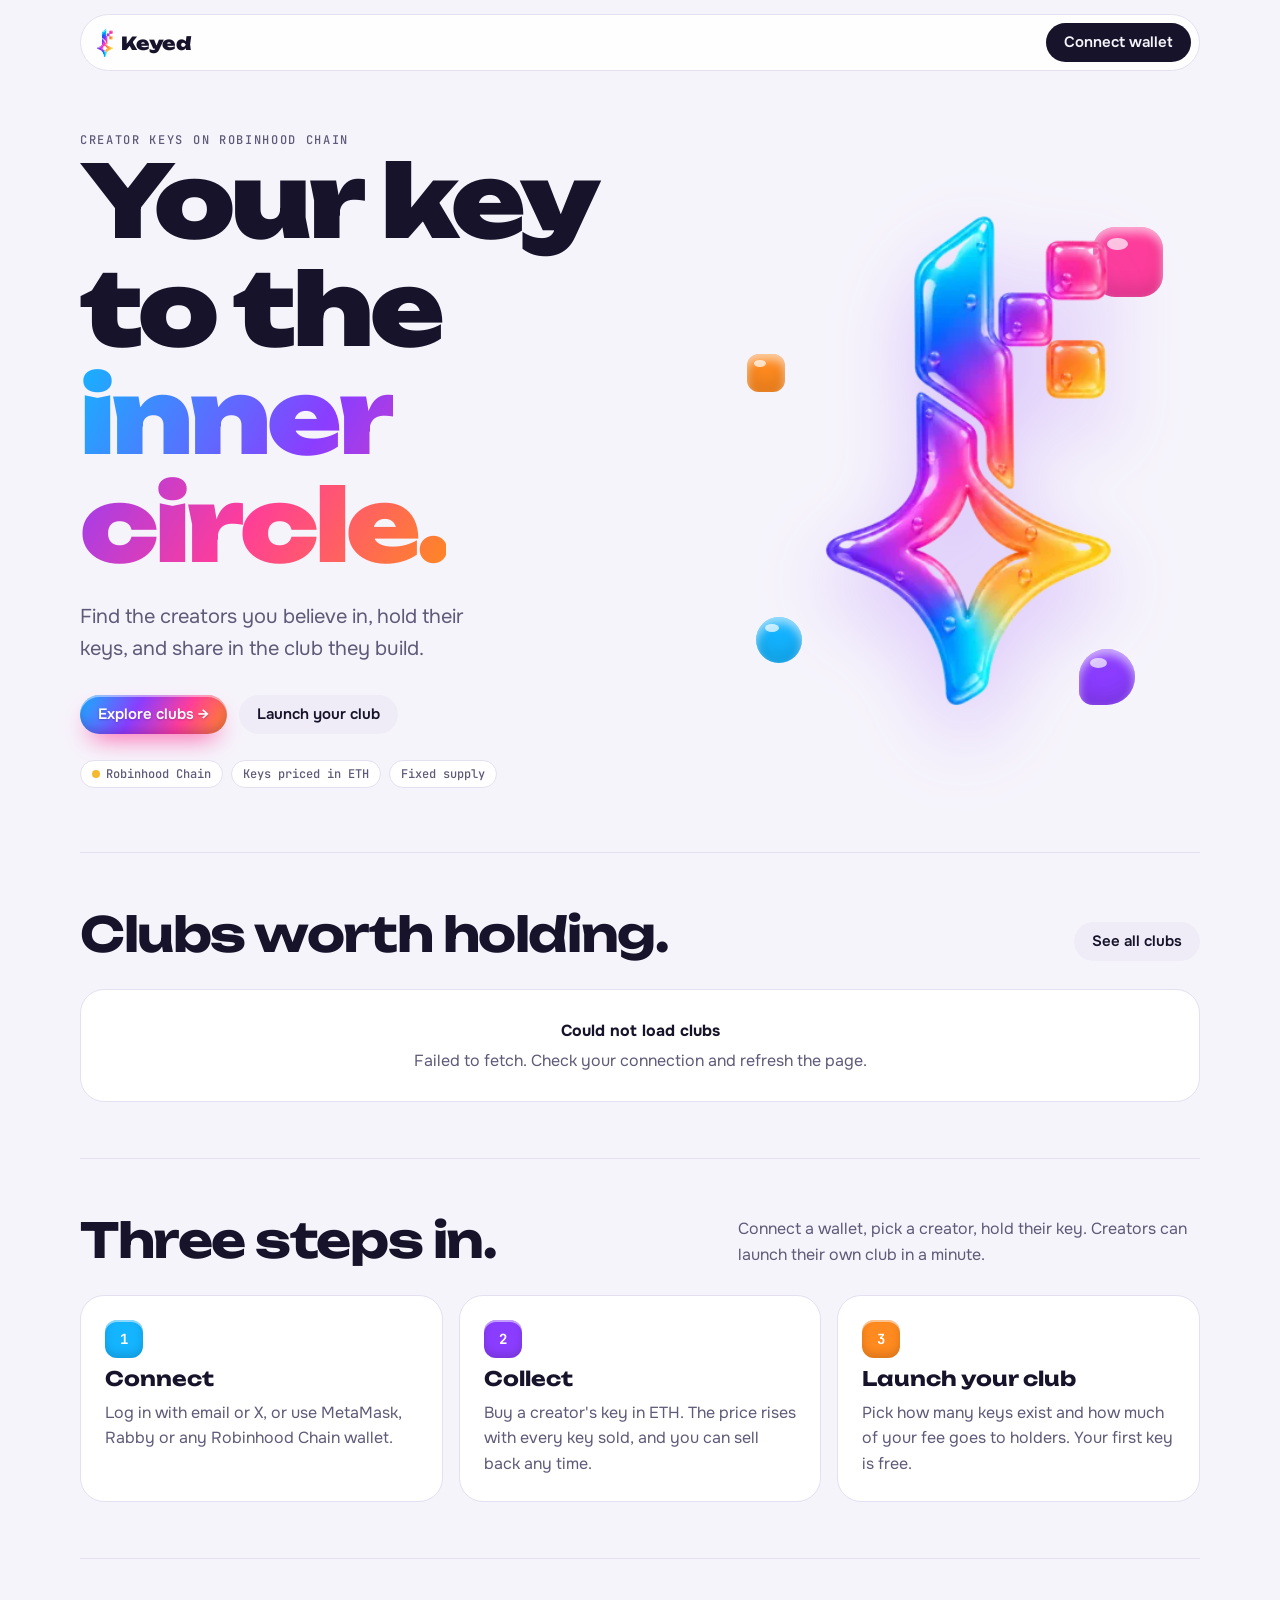
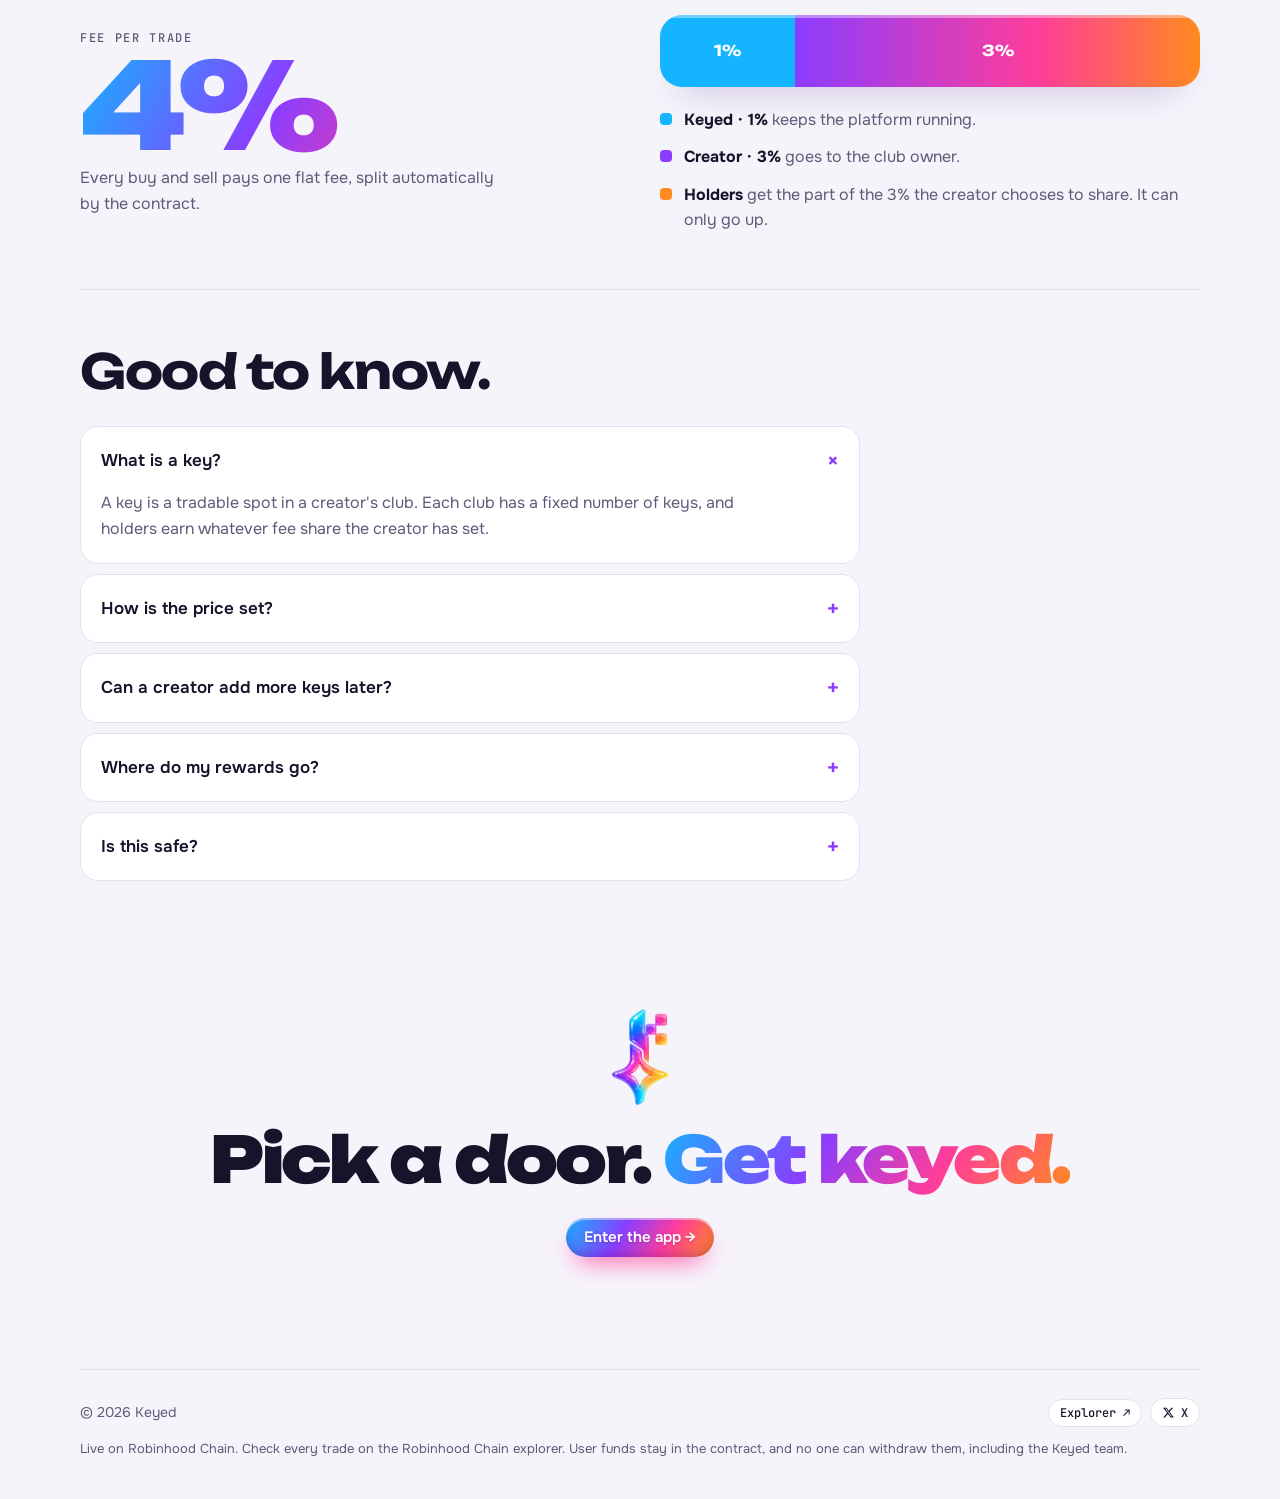
<file: website/index.html>
<!doctype html>
<html lang="en">
<head>
<meta charset="utf-8">
<meta name="viewport" content="width=device-width, initial-scale=1, viewport-fit=cover">
<title>Keyed</title>
<meta name="description" content="Your key to the inner circle. Collect creator keys on Robinhood Chain.">
<meta name="theme-color" content="#f6f4fb">
<link rel="icon" type="image/webp" href="logo.webp">
<link rel="preconnect" href="https://fonts.googleapis.com">
<link rel="preconnect" href="https://fonts.gstatic.com" crossorigin>
<link rel="stylesheet" href="https://fonts.googleapis.com/css2?family=Unbounded:wght@500;700;900&family=Onest:wght@400;500;600;700&family=JetBrains+Mono:wght@500&display=swap">
<link rel="stylesheet" href="styles.css">
</head>
<body>
<div class="wrap">
  <nav class="nav">
    <div class="bar">
      <a class="brand" href="#/" aria-label="Keyed home"><img src="logo.webp" alt="">Keyed</a>
      <button class="btn btn-dark" id="wallet" type="button">Connect wallet</button>
    </div>
    <div class="banner" id="banner" hidden></div>
  </nav>
  <nav class="tabbar" id="tabbar" aria-label="App sections">
    <a href="#/explore" data-nav="explore"><svg viewBox="0 0 24 24" aria-hidden="true"><circle cx="12" cy="12" r="9"/><path d="m15.5 8.5-2.2 4.8-4.8 2.2 2.2-4.8z"/></svg>Discover</a>
    <a href="#/me" data-nav="me"><svg viewBox="0 0 24 24" aria-hidden="true"><circle cx="8.5" cy="15.5" r="4.5"/><path d="m11.7 12.3 8.3-8.3m-3 3 2.5 2.5m-5-0 2 2"/></svg>My keys</a>
    <a href="#/launch" data-nav="launch"><svg viewBox="0 0 24 24" aria-hidden="true"><path d="M10 3.5l1.9 5 5 1.9-5 1.9-1.9 5-1.9-5-5-1.9 5-1.9z"/><path d="M18 3v4m-2-2h4M18 15v4m-2-2h4"/></svg>Creator studio</a>
    <a href="#/messages" data-nav="messages"><svg viewBox="0 0 24 24" aria-hidden="true"><path d="M20 11.5a8 8 0 0 1-11.6 7.1L4 20l1.4-4.2A8 8 0 1 1 20 11.5z"/></svg>Messages</a>
  </nav>
  <main id="view" tabindex="-1"></main>
  <footer class="foot">
    <span>© 2026 Keyed</span>
    <span class="foot-links">
      <button class="chip" type="button" id="tokenCa" hidden title="Copy token contract address">CA <span class="mono" id="tokenCaShort"></span> ⧉</button>
      <a class="chip" id="caLink" hidden target="_blank" rel="noopener" title="View contract on Blockscout">Explorer ↗</a>
      <a class="chip" id="xlink" href="https://x.com/" target="_blank" rel="noopener"><svg viewBox="0 0 24 24" width="13" height="13" aria-hidden="true"><path fill="currentColor" d="M17.8 3h3.1l-6.8 7.7L22 21h-6.2l-4.9-6.3L5.3 21H2.2l7.2-8.2L2 3h6.4l4.4 5.8zm-1.1 16.2h1.7L7.4 4.7H5.6z"/></svg> X</a>
    </span>
    <p class="foot-note" id="footNote" hidden>Live on Robinhood Chain. Check every trade on the Robinhood Chain explorer. User funds stay in the contract, and no one can withdraw them, including the Keyed team.</p>
  </footer>
</div>
<nav class="dock" aria-label="Shortcuts">
  <a class="tile t-home" href="#/" data-dock="home" aria-label="Keyed home"><img src="logo.webp" alt=""></a>
  <a class="tile t-key" href="#/explore" data-dock="app" aria-label="Open the app"><svg viewBox="0 0 24 24" aria-hidden="true"><circle cx="15" cy="9" r="5"/><path d="M11.4 12.6 4 20m3-3 2 2m-4-0.5 1.5 1.5"/></svg></a>
  <button class="tile t-wallet" id="dockWallet" type="button" data-dock="wallet" aria-label="Wallet"><svg viewBox="0 0 24 24" aria-hidden="true"><rect x="3" y="6" width="18" height="13" rx="3"/><path d="M3 10h18" stroke="#ffd36a"/><path d="M3 13h18" stroke="#7fe0b0"/><circle cx="16.5" cy="15.8" r="1"/></svg></button>
  <a class="tile t-info" href="#/info" data-dock="info" aria-label="How Keyed works"><svg viewBox="0 0 24 24" aria-hidden="true"><circle cx="12" cy="12" r="9"/><path d="M12 11v6M12 7.5v.01"/></svg></a>
</nav>
<div class="toast" id="toast" role="status" hidden></div>
<div class="modal" id="walletModal" hidden>
  <div class="modal-card" role="dialog" aria-modal="true" aria-labelledby="wmTitle">
    <h3 id="wmTitle">Connect a wallet</h3>
    <div id="walletList" class="wallet-list"></div>
    <button class="btn btn-ghost" id="wmClose" type="button">Cancel</button>
  </div>
</div>
<script src="config.js"></script>
<script src="vendor/ethers.umd.min.js"></script>
<script src="app.js"></script>
<script type="module" src="privy.js"></script>
</body>
</html>
</file>
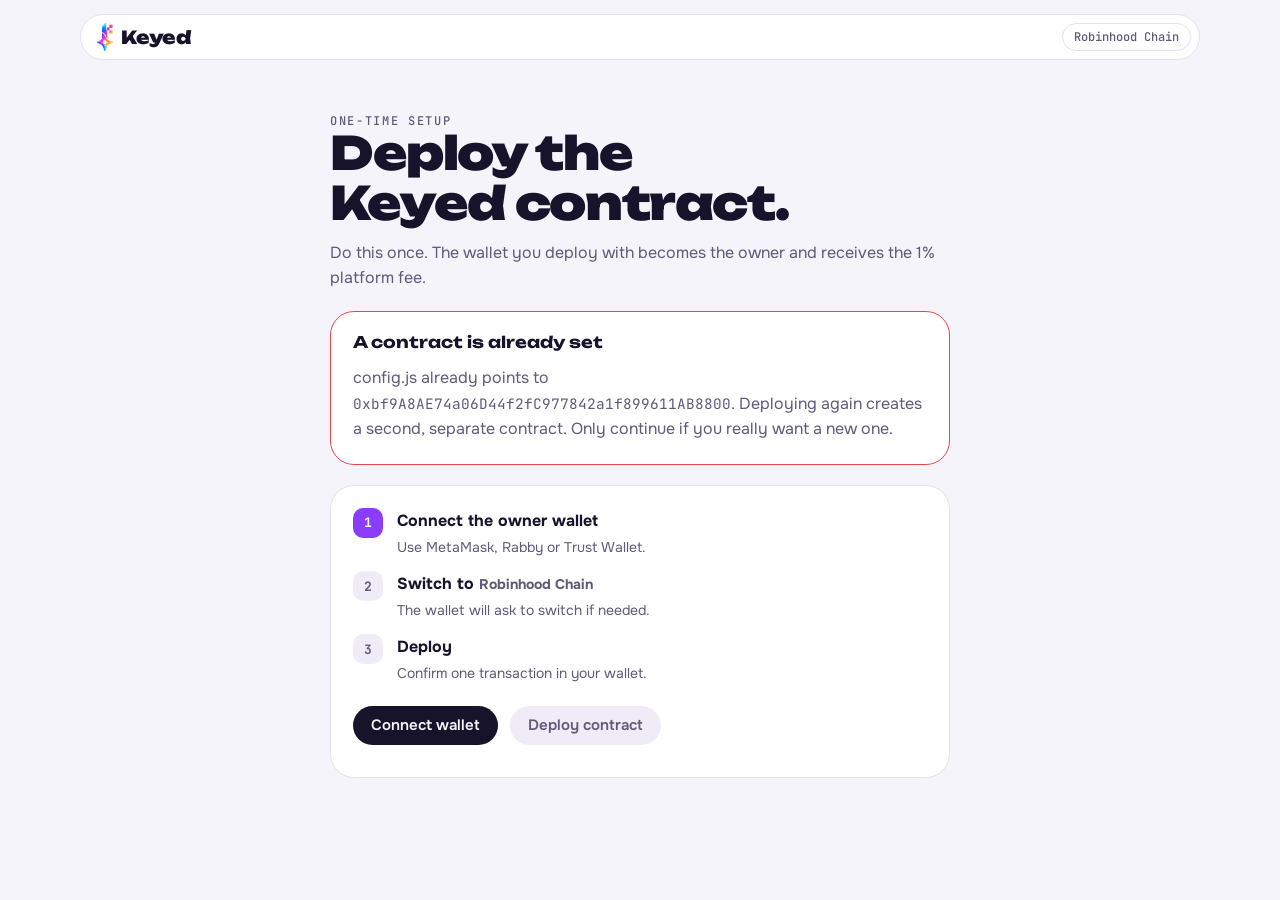
<file: website/deploy (2).html>
<!doctype html>
<html lang="en">
<head>
<meta charset="utf-8">
<meta name="viewport" content="width=device-width, initial-scale=1, viewport-fit=cover">
<title>Deploy Keyed</title>
<meta name="robots" content="noindex">
<link rel="icon" type="image/webp" href="logo.webp">
<link rel="preconnect" href="https://fonts.googleapis.com">
<link rel="preconnect" href="https://fonts.gstatic.com" crossorigin>
<link rel="stylesheet" href="https://fonts.googleapis.com/css2?family=Unbounded:wght@500;700;900&family=Onest:wght@400;500;600;700&family=JetBrains+Mono:wght@500&display=swap">
<link rel="stylesheet" href="styles.css">
<style>
  .dep{max-width:620px;margin:0 auto;padding-block:40px 60px;display:grid;gap:20px}
  .dep h1{font-size:clamp(30px,6vw,46px);font-weight:900;letter-spacing:-.03em}
  .steps-v{display:grid;gap:12px}
  .sv{display:flex;gap:14px;align-items:flex-start}
  .sv .n{flex:none;width:30px;height:30px;border-radius:10px;display:grid;place-items:center;font:700 13px var(--mono);background:var(--sunk);color:var(--muted)}
  .sv.done .n{background:var(--good);color:#fff}
  .sv.now .n{background:var(--violet);color:#fff}
  .sv b{display:block}
  .sv span{color:var(--muted);font-size:14px}
  .out{font:500 13px/1.5 var(--mono);background:var(--sunk);border-radius:14px;padding:14px;overflow-x:auto;white-space:pre;user-select:all}
  .warn{border-color:var(--bad)}
  .addr{font:700 15px var(--mono);overflow-wrap:anywhere}
</style>
</head>
<body>
<div class="wrap">
  <nav class="nav"><div class="bar">
    <a class="brand" href="./"><img src="logo.webp" alt="">Keyed</a>
    <span class="chip" id="netChip" style="margin-left:auto"></span>
  </div></nav>

  <main class="dep">
    <div>
      <p class="eyebrow">One-time setup</p>
      <h1>Deploy the Keyed contract.</h1>
      <p class="muted" style="margin-top:12px!important">Do this once. The wallet you deploy with becomes the owner and receives the 1% platform fee.</p>
    </div>

    <div class="panel warn" id="already" hidden>
      <h3>A contract is already set</h3>
      <p class="muted">config.js already points to <span class="mono" id="existing"></span>. Deploying again creates a second, separate contract. Only continue if you really want a new one.</p>
    </div>

    <div class="panel">
      <div class="steps-v">
        <div class="sv now" id="s1"><span class="n">1</span><div><b>Connect the owner wallet</b><span id="s1t">Use MetaMask, Rabby or Trust Wallet.</span></div></div>
        <div class="sv" id="s2"><span class="n">2</span><div><b>Switch to <span class="netname"></span></b><span id="s2t">The wallet will ask to switch if needed.</span></div></div>
        <div class="sv" id="s3"><span class="n">3</span><div><b>Deploy</b><span id="s3t">Confirm one transaction in your wallet.</span></div></div>
      </div>
      <div class="cta" style="margin-top:20px">
        <button class="btn btn-dark" id="connect" type="button">Connect wallet</button>
        <button class="btn btn-jelly" id="deploy" type="button" disabled>Deploy contract</button>
      </div>
      <p class="note" id="status"></p>
    </div>

    <div class="panel" id="result" hidden>
      <h3>Contract deployed</h3>
      <p class="addr" id="addr"></p>
      <p class="note"><a id="scan" target="_blank" rel="noopener">View on Robinhood Chain explorer</a></p>
      <p style="margin-top:16px!important"><b>Last step.</b> Open <span class="mono">website/config.js</span>, replace the <span class="mono">CONTRACT_ADDRESS</span> line with this one, then commit and push:</p>
      <div class="out" id="line" style="margin-top:10px"></div>
      <button class="btn btn-ghost btn-sm" id="copy" type="button" style="margin-top:10px">Copy line</button>
    </div>
  </main>
</div>
<div class="toast" id="toast" role="status" hidden></div>

<script src="config.js"></script>
<script src="vendor/ethers.umd.min.js"></script>
<script src="keyed-bytecode.js"></script>
<script>
(() => {
  const CFG = window.KEYED_CONFIG || {};
  const NETS = {
    mainnet: { chainId: 4663, name: "Robinhood Chain", rpc: "https://rpc.mainnet.chain.robinhood.com", explorer: "https://robinhoodchain.blockscout.com", symbol: "ETH" },
    testnet: { chainId: 46630, name: "Robinhood Chain Testnet", rpc: "https://rpc.testnet.chain.robinhood.com", explorer: "https://explorer.testnet.chain.robinhood.com", symbol: "ETH" },
    local: { chainId: 31337, name: "Local test chain", rpc: "http://127.0.0.1:8545", explorer: "", symbol: "ETH" },
  };
  const NET = NETS[CFG.NETWORK] || NETS.mainnet;
  const E = window.ethers;
  const $ = (s) => document.querySelector(s);
  let eip = null, addr = null, lastHash = null;

  $("#netChip").textContent = NET.name;
  document.querySelectorAll(".netname").forEach((n) => (n.textContent = NET.name));
  if ((CFG.CONTRACT_ADDRESS || "").trim()) { $("#existing").textContent = CFG.CONTRACT_ADDRESS; $("#already").hidden = false; }

  const status = (t, err) => { const s = $("#status"); s.textContent = t; s.style.color = err ? "var(--bad)" : ""; };
  const step = (i, state, text) => {
    const el = $("#s" + i);
    el.classList.toggle("done", state === "done");
    el.classList.toggle("now", state === "now");
    if (text) $("#s" + i + "t").textContent = text;
  };
  const errMsg = (e) => {
    const code = e?.code ?? e?.info?.error?.code;
    if (code === "ACTION_REJECTED" || code === 4001) return "Cancelled in your wallet.";
    const m = e?.shortMessage || e?.info?.error?.message || e?.message || "Something went wrong.";
    if (/insufficient funds/i.test(m)) return `Not enough ${NET.symbol} in this wallet to pay the network fee.`;
    return String(m).slice(0, 400);
  };

  const providers = [];
  window.addEventListener("eip6963:announceProvider", (e) => { if (e.detail?.provider) providers.push(e.detail); });
  window.dispatchEvent(new Event("eip6963:requestProvider"));

  async function ensureChain() {
    const hex = "0x" + NET.chainId.toString(16);
    const cur = Number(await eip.request({ method: "eth_chainId" }));
    if (cur === NET.chainId) return;
    try {
      await eip.request({ method: "wallet_switchEthereumChain", params: [{ chainId: hex }] });
    } catch (e) {
      if ((e?.code ?? e?.data?.originalError?.code) !== 4902) throw e;
      await eip.request({ method: "wallet_addEthereumChain", params: [{ chainId: hex, chainName: NET.name, nativeCurrency: { name: "Ether", symbol: NET.symbol, decimals: 18 }, rpcUrls: [NET.rpc], blockExplorerUrls: NET.explorer ? [NET.explorer] : [] }] });
    }
  }

  // On Robinhood Chain (Arbitrum Orbit) the gas limit must also cover the L1 data fee,
  // so a contract deploy needs far more gas units than on other chains. Unused gas is
  // refunded. Estimate straight from the chain's RPC (mobile wallets often fail to
  // estimate and fall back to a limit that is too low), then add 50% headroom.
  const rpcProvider = () => new E.JsonRpcProvider((CFG.RPC_URL || "").trim() || NET.rpc, NET.chainId, { staticNetwork: true });
  const reason = (e) => String(e?.shortMessage || e?.info?.error?.message || e?.error?.message || e?.message || e).slice(0, 160);
  async function walletBalance() {
    try { return BigInt(await eip.request({ method: "eth_getBalance", params: [addr, "latest"] })); }
    catch { try { return await rpcProvider().getBalance(addr); } catch { return null; } }
  }
  async function deployGasLimit() {
    const req = { from: addr, data: window.KEYED_BYTECODE };
    const errs = [];
    // 1) the wallet's own RPC (no CORS issues), 2) the public Robinhood RPC
    for (const [name, prov] of [["wallet", () => new E.BrowserProvider(eip, "any")], ["rpc", rpcProvider]]) {
      try { return ((await prov().estimateGas(req)) * 15n) / 10n; }
      catch (e) { errs.push(`${name}: ${reason(e)}`); }
    }
    const bal = await walletBalance();
    if (bal === 0n) throw new Error(`This wallet has 0 ${NET.symbol} on ${NET.name}. Send some ${NET.symbol} on ${NET.name} to ${addr}, then try again. Nothing was sent.`);
    throw new Error(`Could not estimate gas. Nothing was sent. Balance: ${bal === null ? "unknown" : E.formatEther(bal) + " " + NET.symbol}. Details: ${errs.join(" | ")}`);
  }

  async function estimate() {
    try {
      const bp = new E.BrowserProvider(eip, "any");
      const gas = await deployGasLimit();
      const [fee, bal] = await Promise.all([bp.getFeeData(), walletBalance()]);
      const cost = gas * (fee.maxFeePerGas || fee.gasPrice || 0n);
      const fmt = (w) => Number(E.formatEther(w)).toLocaleString("en-US", { maximumFractionDigits: 6 });
      status(`Wallet balance: ${bal === null ? "unknown" : fmt(bal) + " " + NET.symbol}. Estimated network fee: up to ${fmt(cost)} ${NET.symbol} (unused gas is refunded).`, bal !== null && bal < cost);
      return bal === null || bal >= cost;
    } catch (e) { status(errMsg(e), true); return false; }
  }

  $("#connect").addEventListener("click", async () => {
    eip = providers[0]?.provider || window.ethereum;
    if (!eip) { status("No wallet found. Install MetaMask or Rabby, or open this page inside your wallet app's browser.", true); return; }
    try {
      const accs = await eip.request({ method: "eth_requestAccounts" });
      addr = E.getAddress(accs[0]);
      step(1, "done", `Connected ${addr.slice(0, 6)}…${addr.slice(-4)}`);
      step(2, "now");
      await ensureChain();
      step(2, "done", `On ${NET.name}`);
      step(3, "now");
      $("#connect").textContent = `${addr.slice(0, 6)}…${addr.slice(-4)}`;
      $("#connect").className = "btn btn-ghost";
      $("#deploy").disabled = false;
      await estimate();
    } catch (e) { status(errMsg(e), true); }
  });

  $("#deploy").addEventListener("click", async () => {
    const btn = $("#deploy");
    btn.disabled = true;
    try {
      await ensureChain();
      btn.textContent = "Confirm in wallet…";
      const signer = await new E.BrowserProvider(eip, "any").getSigner(addr);
      btn.textContent = "Estimating gas…";
      const gasLimit = await deployGasLimit();
      btn.textContent = "Confirm in wallet…";
      const tx = await signer.sendTransaction({ data: window.KEYED_BYTECODE, gasLimit });
      lastHash = tx.hash;
      btn.textContent = "Deploying…";
      status("Waiting for the network. This usually takes a few seconds.");
      const rc = await tx.wait();
      const ca = rc.contractAddress;
      const owner = await new E.Contract(ca, ["function owner() view returns (address)"], signer).owner();
      if (owner.toLowerCase() !== addr.toLowerCase()) throw new Error("Deployed, but the owner check failed. Do not use this address.");
      step(3, "done", "Deployed and verified owner");
      status("");
      $("#addr").textContent = ca;
      $("#scan").href = `${NET.explorer}/address/${ca}`;
      $("#scan").parentElement.hidden = !NET.explorer;
      $("#line").textContent = `CONTRACT_ADDRESS: "${ca}",`;
      $("#result").hidden = false;
      btn.textContent = "Deployed";
    } catch (e) {
      const failed = e?.receipt?.hash || lastHash;
      status(errMsg(e) + (failed && NET.explorer ? " Check it on the explorer: " + NET.explorer + "/tx/" + failed : ""), true);
      lastHash = null;
      btn.textContent = "Deploy contract";
      btn.disabled = false;
    }
  });

  $("#copy").addEventListener("click", () => {
    const t = $("#line").textContent;
    const ok = () => { const x = $("#toast"); x.textContent = "Copied"; x.hidden = false; setTimeout(() => (x.hidden = true), 2000); };
    try { navigator.clipboard.writeText(t).then(ok, () => {}); } catch { /* select manually */ }
  });
})();
</script>
</body>
</html>
</file>
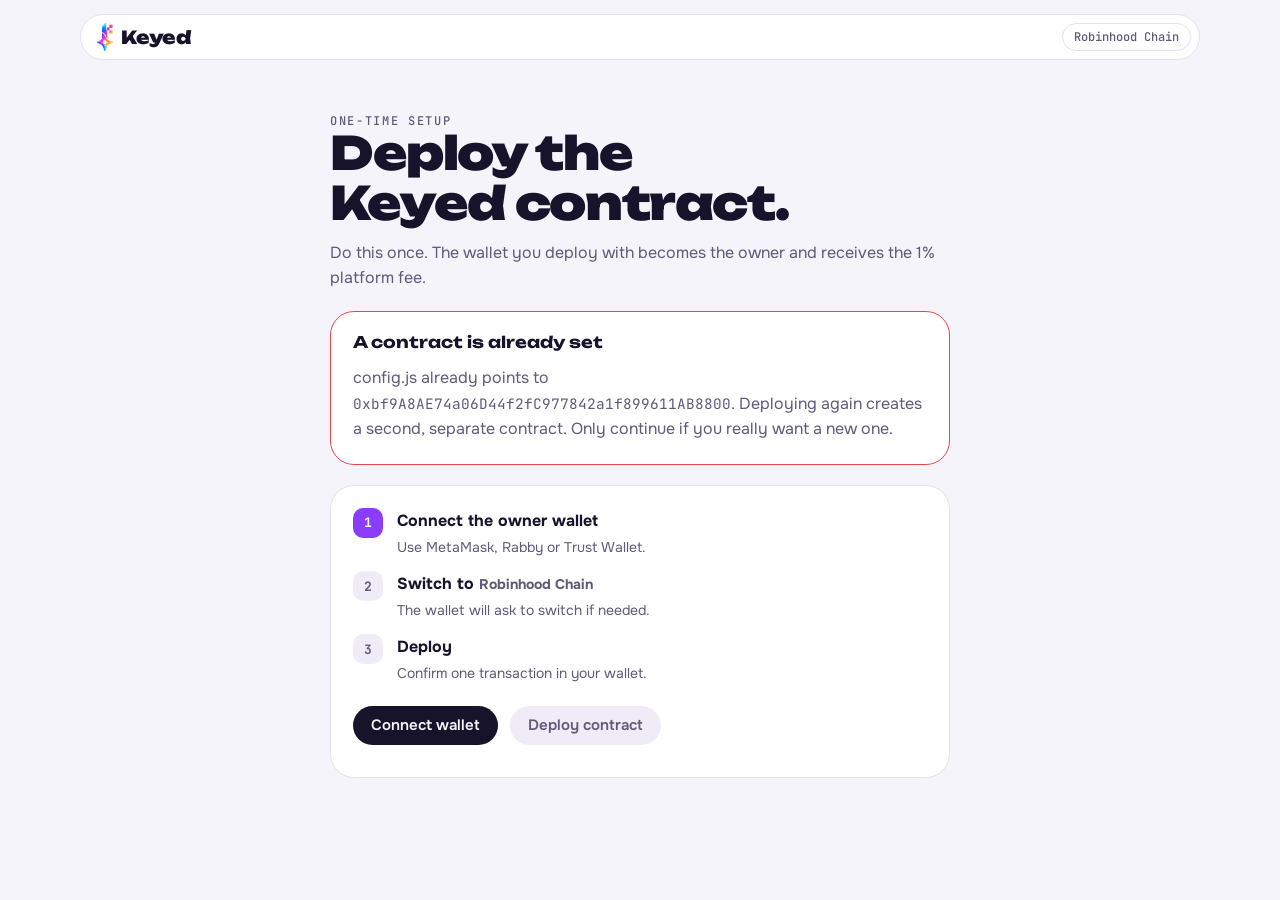
<file: website/deploy.html>
<!doctype html>
<html lang="en">
<head>
<meta charset="utf-8">
<meta name="viewport" content="width=device-width, initial-scale=1, viewport-fit=cover">
<title>Deploy Keyed</title>
<meta name="robots" content="noindex">
<link rel="icon" type="image/webp" href="logo.webp">
<link rel="preconnect" href="https://fonts.googleapis.com">
<link rel="preconnect" href="https://fonts.gstatic.com" crossorigin>
<link rel="stylesheet" href="https://fonts.googleapis.com/css2?family=Unbounded:wght@500;700;900&family=Onest:wght@400;500;600;700&family=JetBrains+Mono:wght@500&display=swap">
<link rel="stylesheet" href="styles.css">
<style>
  .dep{max-width:620px;margin:0 auto;padding-block:40px 60px;display:grid;gap:20px}
  .dep h1{font-size:clamp(30px,6vw,46px);font-weight:900;letter-spacing:-.03em}
  .steps-v{display:grid;gap:12px}
  .sv{display:flex;gap:14px;align-items:flex-start}
  .sv .n{flex:none;width:30px;height:30px;border-radius:10px;display:grid;place-items:center;font:700 13px var(--mono);background:var(--sunk);color:var(--muted)}
  .sv.done .n{background:var(--good);color:#fff}
  .sv.now .n{background:var(--violet);color:#fff}
  .sv b{display:block}
  .sv span{color:var(--muted);font-size:14px}
  .out{font:500 13px/1.5 var(--mono);background:var(--sunk);border-radius:14px;padding:14px;overflow-x:auto;white-space:pre;user-select:all}
  .warn{border-color:var(--bad)}
  .addr{font:700 15px var(--mono);overflow-wrap:anywhere}
</style>
</head>
<body>
<div class="wrap">
  <nav class="nav"><div class="bar">
    <a class="brand" href="./"><img src="logo.webp" alt="">Keyed</a>
    <span class="chip" id="netChip" style="margin-left:auto"></span>
  </div></nav>

  <main class="dep">
    <div>
      <p class="eyebrow">One-time setup</p>
      <h1>Deploy the Keyed contract.</h1>
      <p class="muted" style="margin-top:12px!important">Do this once. The wallet you deploy with becomes the owner and receives the 1% platform fee.</p>
    </div>

    <div class="panel warn" id="already" hidden>
      <h3>A contract is already set</h3>
      <p class="muted">config.js already points to <span class="mono" id="existing"></span>. Deploying again creates a second, separate contract. Only continue if you really want a new one.</p>
    </div>

    <div class="panel">
      <div class="steps-v">
        <div class="sv now" id="s1"><span class="n">1</span><div><b>Connect the owner wallet</b><span id="s1t">Use MetaMask, Rabby or Trust Wallet.</span></div></div>
        <div class="sv" id="s2"><span class="n">2</span><div><b>Switch to <span class="netname"></span></b><span id="s2t">The wallet will ask to switch if needed.</span></div></div>
        <div class="sv" id="s3"><span class="n">3</span><div><b>Deploy</b><span id="s3t">Confirm one transaction in your wallet.</span></div></div>
      </div>
      <div class="cta" style="margin-top:20px">
        <button class="btn btn-dark" id="connect" type="button">Connect wallet</button>
        <button class="btn btn-jelly" id="deploy" type="button" disabled>Deploy contract</button>
      </div>
      <p class="note" id="status"></p>
    </div>

    <div class="panel" id="result" hidden>
      <h3>Contract deployed</h3>
      <p class="addr" id="addr"></p>
      <p class="note"><a id="scan" target="_blank" rel="noopener">View on Robinhood Chain explorer</a></p>
      <p style="margin-top:16px!important"><b>Last step.</b> Open <span class="mono">website/config.js</span>, replace the <span class="mono">CONTRACT_ADDRESS</span> line with this one, then commit and push:</p>
      <div class="out" id="line" style="margin-top:10px"></div>
      <button class="btn btn-ghost btn-sm" id="copy" type="button" style="margin-top:10px">Copy line</button>
    </div>
  </main>
</div>
<div class="toast" id="toast" role="status" hidden></div>

<script src="config.js"></script>
<script src="vendor/ethers.umd.min.js"></script>
<script src="keyed-bytecode.js"></script>
<script>
(() => {
  const CFG = window.KEYED_CONFIG || {};
  const NETS = {
    mainnet: { chainId: 4663, name: "Robinhood Chain", proxy: "/rpc", rpc: "https://rpc.mainnet.chain.robinhood.com", explorer: "https://robinhoodchain.blockscout.com", symbol: "ETH" },
    testnet: { chainId: 46630, name: "Robinhood Chain Testnet", proxy: "/rpc-testnet", rpc: "https://rpc.testnet.chain.robinhood.com", explorer: "https://explorer.testnet.chain.robinhood.com", symbol: "ETH" },
    local: { chainId: 31337, name: "Local test chain", rpc: "http://127.0.0.1:8545", explorer: "", symbol: "ETH" },
  };
  const NET = NETS[CFG.NETWORK] || NETS.mainnet;
  const E = window.ethers;
  const $ = (s) => document.querySelector(s);
  let eip = null, addr = null, lastHash = null;
  let gasMul = 15n; // x10: 1.5x the estimate; raised automatically after an out-of-gas failure
  const MAX_GAS = 30_000_000n; // Arbitrum Orbit per-transaction cap is 32M

  $("#netChip").textContent = NET.name;
  document.querySelectorAll(".netname").forEach((n) => (n.textContent = NET.name));
  if ((CFG.CONTRACT_ADDRESS || "").trim()) { $("#existing").textContent = CFG.CONTRACT_ADDRESS; $("#already").hidden = false; }

  const status = (t, err) => { const s = $("#status"); s.textContent = t; s.style.color = err ? "var(--bad)" : ""; };
  const step = (i, state, text) => {
    const el = $("#s" + i);
    el.classList.toggle("done", state === "done");
    el.classList.toggle("now", state === "now");
    if (text) $("#s" + i + "t").textContent = text;
  };
  const errMsg = (e) => {
    const code = e?.code ?? e?.info?.error?.code;
    if (code === "ACTION_REJECTED" || code === 4001) return "Cancelled in your wallet.";
    const own = String(e?.message || "");
    const m = (own.startsWith("Deploy failed on chain.") || own.startsWith("Could not estimate gas") || own.startsWith("This wallet has 0")) ? own
      : (/coalesce/i.test(own) ? "Wallet error: " + (inner(e) || JSON.stringify(e?.error || e?.info || {}).slice(0, 200)) : null)
      || inner(e) || e?.shortMessage || own || "Something went wrong.";
    if (/insufficient funds/i.test(m)) return `Not enough ${NET.symbol} in this wallet to pay the network fee.`;
    return String(m).slice(0, 400);
  };

  const providers = [];
  window.addEventListener("eip6963:announceProvider", (e) => { if (e.detail?.provider) providers.push(e.detail); });
  window.dispatchEvent(new Event("eip6963:requestProvider"));

  async function ensureChain() {
    const hex = "0x" + NET.chainId.toString(16);
    const cur = Number(await eip.request({ method: "eth_chainId" }));
    if (cur === NET.chainId) return;
    try {
      await eip.request({ method: "wallet_switchEthereumChain", params: [{ chainId: hex }] });
    } catch (e) {
      if ((e?.code ?? e?.data?.originalError?.code) !== 4902) throw e;
      await eip.request({ method: "wallet_addEthereumChain", params: [{ chainId: hex, chainName: NET.name, nativeCurrency: { name: "Ether", symbol: NET.symbol, decimals: 18 }, rpcUrls: [NET.rpc], blockExplorerUrls: NET.explorer ? [NET.explorer] : [] }] });
    }
  }

  // On Robinhood Chain (Arbitrum Orbit) the gas limit must also cover the L1 data fee,
  // so a contract deploy needs far more gas units than on other chains. Unused gas is
  // refunded. Estimate straight from the chain's RPC (mobile wallets often fail to
  // estimate and fall back to a limit that is too low), then add 50% headroom.
  const rpcUrl = (CFG.RPC_URL || "").trim() || (NET.proxy && location.protocol === "https:" ? location.origin + NET.proxy : NET.rpc);
  const rpcProvider = () => new E.JsonRpcProvider(rpcUrl, NET.chainId, { staticNetwork: true });
  // Dig out the wallet's real message (ethers wraps unknown wallet errors as "could not coalesce error").
  const inner = (e) => e?.error?.data?.message || e?.error?.message || e?.info?.error?.data?.message || e?.info?.error?.message || e?.data?.message || "";
  const reason = (e) => String(inner(e) || e?.shortMessage || e?.message || e).slice(0, 200);
  async function walletBalance() {
    try { return BigInt(await eip.request({ method: "eth_getBalance", params: [addr, "latest"] })); }
    catch { try { return await rpcProvider().getBalance(addr); } catch { return null; } }
  }
  async function deployGasLimit() {
    const req = { from: addr, data: window.KEYED_BYTECODE };
    const errs = [];
    // 1) the wallet's own RPC (no CORS issues), 2) the public Robinhood RPC
    const pub = () => new E.JsonRpcProvider((CFG.RPC_URL || "").trim() || NET.rpc, NET.chainId, { staticNetwork: true });
    for (const [name, prov] of [["wallet", () => new E.BrowserProvider(eip, "any")], ["rpc", rpcProvider], ["public", pub]]) {
      try { const g = ((await prov().estimateGas(req)) * gasMul) / 10n; return g > MAX_GAS ? MAX_GAS : g; }
      catch (e) { errs.push(`${name}: ${reason(e)}`); }
    }
    const bal = await walletBalance();
    if (bal === 0n) throw new Error(`This wallet has 0 ${NET.symbol} on ${NET.name}. Send some ${NET.symbol} on ${NET.name} to ${addr}, then try again. Nothing was sent.`);
    throw new Error(`Could not estimate gas. Nothing was sent. Balance: ${bal === null ? "unknown" : E.formatEther(bal) + " " + NET.symbol}. Details: ${errs.join(" | ")}`);
  }

  async function estimate() {
    try {
      const bp = new E.BrowserProvider(eip, "any");
      const bal0 = await walletBalance();
      if (bal0 !== null) status(`Wallet balance: ${E.formatEther(bal0)} ${NET.symbol} on ${NET.name}. Checking gas…`);
      if (bal0 === 0n) throw new Error(`This wallet has 0 ${NET.symbol} on ${NET.name}. Send some ${NET.symbol} on ${NET.name} to ${addr}, then try again. Nothing was sent.`);
      const gas = await deployGasLimit();
      const [fee, bal] = await Promise.all([bp.getFeeData(), walletBalance()]);
      const cost = gas * (fee.maxFeePerGas || fee.gasPrice || 0n);
      const fmt = (w) => Number(E.formatEther(w)).toLocaleString("en-US", { maximumFractionDigits: 6 });
      status(`Wallet balance: ${bal === null ? "unknown" : fmt(bal) + " " + NET.symbol}. Estimated network fee: up to ${fmt(cost)} ${NET.symbol} (unused gas is refunded).`, bal !== null && bal < cost);
      return bal === null || bal >= cost;
    } catch (e) { status(errMsg(e), true); return false; }
  }

  $("#connect").addEventListener("click", async () => {
    eip = providers[0]?.provider || window.ethereum;
    if (!eip) { status("No wallet found. Install MetaMask or Rabby, or open this page inside your wallet app's browser.", true); return; }
    try {
      const accs = await eip.request({ method: "eth_requestAccounts" });
      addr = E.getAddress(accs[0]);
      step(1, "done", `Connected ${addr.slice(0, 6)}…${addr.slice(-4)}`);
      step(2, "now");
      await ensureChain();
      step(2, "done", `On ${NET.name}`);
      step(3, "now");
      $("#connect").textContent = `${addr.slice(0, 6)}…${addr.slice(-4)}`;
      $("#connect").className = "btn btn-ghost";
      $("#deploy").disabled = false;
      await estimate();
    } catch (e) { status(errMsg(e), true); }
  });

  $("#deploy").addEventListener("click", async () => {
    const btn = $("#deploy");
    btn.disabled = true;
    try {
      await ensureChain();
      btn.textContent = "Confirm in wallet…";
      const signer = await new E.BrowserProvider(eip, "any").getSigner(addr);
      btn.textContent = "Estimating gas…";
      const gasLimit = await deployGasLimit();
      btn.textContent = "Confirm in wallet…";
      const tx = await signer.sendTransaction({ data: window.KEYED_BYTECODE, gasLimit });
      lastHash = tx.hash;
      btn.textContent = "Deploying…";
      status("Waiting for the network. This usually takes a few seconds.");
      let rc;
      try { rc = await tx.wait(); }
      catch (e) {
        const r = e?.receipt;
        const sentLimit = BigInt(tx.gasLimit ?? 0n);
        if (r) {
          const used = BigInt(r.gasUsed);
          const n = (x) => Number(x).toLocaleString("en-US");
          let why = `Gas used ${n(used)} of limit ${n(sentLimit)} (page asked for ${n(gasLimit)}).`;
          if (sentLimit && sentLimit < gasLimit) why += " Your wallet LOWERED the gas limit. Use a wallet that keeps the dapp's gas limit (MetaMask or Rabby), or raise it manually in the wallet.";
          else if (used * 100n >= sentLimit * 95n) { gasMul = gasMul * 2n; why += " Ran out of gas. Tap Deploy again: the next try uses double the gas limit."; }
          e.message = "Deploy failed on chain. " + why;
        }
        throw e;
      }
      const ca = rc.contractAddress;
      const owner = await new E.Contract(ca, ["function owner() view returns (address)"], signer).owner();
      if (owner.toLowerCase() !== addr.toLowerCase()) throw new Error("Deployed, but the owner check failed. Do not use this address.");
      step(3, "done", "Deployed and verified owner");
      status("");
      $("#addr").textContent = ca;
      $("#scan").href = `${NET.explorer}/address/${ca}`;
      $("#scan").parentElement.hidden = !NET.explorer;
      $("#line").textContent = `CONTRACT_ADDRESS: "${ca}",`;
      $("#result").hidden = false;
      btn.textContent = "Deployed";
    } catch (e) {
      const failed = e?.receipt?.hash || lastHash;
      status(errMsg(e) + (failed && NET.explorer ? " Check it on the explorer: " + NET.explorer + "/tx/" + failed : ""), true);
      lastHash = null;
      btn.textContent = "Deploy contract";
      btn.disabled = false;
    }
  });

  $("#copy").addEventListener("click", () => {
    const t = $("#line").textContent;
    const ok = () => { const x = $("#toast"); x.textContent = "Copied"; x.hidden = false; setTimeout(() => (x.hidden = true), 2000); };
    try { navigator.clipboard.writeText(t).then(ok, () => {}); } catch { /* select manually */ }
  });
})();
</script>
</body>
</html>
</file>
<file: website/styles.css>
/* Layout: floating pill nav over a calm lilac ground; jelly-candy color is saved for keys, avatars and primary actions. */
:root{
  --bg:#f6f4fb;
  --surface:#ffffff;
  --sunk:#efecf7;
  --ink:#16132a;
  --muted:#5f5a78;
  --line:#e4e0f0;
  --cyan:#14b4ff;
  --violet:#8b3dff;
  --pink:#ff3d9a;
  --orange:#ff8a1f;
  --good:#0f9d63;
  --bad:#e5484d;
  --jelly:linear-gradient(120deg,var(--cyan),var(--violet) 38%,var(--pink) 68%,var(--orange));
  --shadow:0 18px 40px -22px rgba(60,30,120,.35);
  --display:"Unbounded","Arial Black",system-ui,sans-serif;
  --body:"Onest",system-ui,-apple-system,"Segoe UI",sans-serif;
  --mono:"JetBrains Mono",ui-monospace,Menlo,monospace;
  color-scheme:light;
}
@media (prefers-color-scheme:dark){:root:not([data-theme="light"]){
  --bg:#0f0d1c;--surface:#1a1730;--sunk:#14122a;--ink:#f3f0ff;--muted:#a9a3c6;--line:#2c2846;
  --good:#3ccf8e;--bad:#ff6b70;--shadow:0 18px 40px -22px rgba(0,0,0,.7);color-scheme:dark}}
:root[data-theme="dark"]{
  --bg:#0f0d1c;--surface:#1a1730;--sunk:#14122a;--ink:#f3f0ff;--muted:#a9a3c6;--line:#2c2846;
  --good:#3ccf8e;--bad:#ff6b70;--shadow:0 18px 40px -22px rgba(0,0,0,.7);color-scheme:dark}

*{box-sizing:border-box}
html{-webkit-text-size-adjust:100%}
body{margin:0;background:var(--bg);color:var(--ink);font:400 16px/1.6 var(--body);padding-inline:16px;overflow-x:hidden;padding-bottom:env(safe-area-inset-bottom,0px)}
img{max-width:100%}
[hidden]{display:none!important}
.wrap{max-width:1120px;margin:0 auto}
a{color:inherit}
:focus-visible{outline:3px solid var(--violet);outline-offset:3px;border-radius:8px}
h1,h2,h3{font-family:var(--display);text-wrap:balance;margin:0;line-height:1.08}
p{margin:0}
.eyebrow{font:500 12px/1.2 var(--mono);letter-spacing:.14em;text-transform:uppercase;color:var(--muted)}
.grad{background:var(--jelly);-webkit-background-clip:text;background-clip:text;color:transparent}
.muted{color:var(--muted)}
.mono{font-family:var(--mono);font-size:.9em}
.num{font-variant-numeric:tabular-nums}
.up{color:var(--good)}.down{color:var(--bad)}

/* nav */
.nav{position:sticky;top:env(safe-area-inset-top,0px);z-index:10;padding-block:14px}
.bar{display:flex;align-items:center;gap:12px;background:color-mix(in srgb,var(--surface) 84%,transparent);-webkit-backdrop-filter:blur(14px);backdrop-filter:blur(14px);border:1px solid var(--line);border-radius:999px;padding:8px 8px 8px 16px}
.brand{display:flex;align-items:center;gap:8px;text-decoration:none;font:900 18px/1 var(--display);letter-spacing:-.02em}
.brand img{height:28px;width:auto}
.links{display:flex;gap:4px;margin-left:auto}
.links a{text-decoration:none;font-weight:500;color:var(--muted);padding:8px 14px;border-radius:999px}
.links a:hover{color:var(--ink);background:var(--sunk)}
.links a.on{color:var(--ink);background:var(--sunk)}
.banner{margin-top:8px;text-align:center;font-size:13px;font-weight:500;padding:8px 14px;border-radius:14px;background:var(--surface);border:1px dashed var(--line);color:var(--muted)}
.banner b{color:var(--ink)}
.banner button{font:inherit;font-weight:600;color:var(--violet);background:none;border:0;cursor:pointer;text-decoration:underline;padding:0}
.bar .btn{margin-left:auto}

/* section tabs (icon over label), shown on app pages */
.tabbar{display:grid;grid-template-columns:repeat(4,1fr);gap:4px;background:var(--sunk);border-radius:28px;padding:6px;margin-top:10px}
.tabbar a{display:flex;flex-direction:column;align-items:center;gap:4px;padding:10px 4px 9px;border-radius:22px;text-decoration:none;color:var(--muted);font-weight:500;font-size:14px;text-align:center;line-height:1.2;min-width:0}
.tabbar a:hover{color:var(--ink)}
.tabbar a.on{background:var(--surface);color:var(--ink);box-shadow:0 2px 10px -4px rgba(60,30,120,.25)}
.tabbar a.on svg{stroke:var(--violet)}
.tabbar svg{width:26px;height:26px;fill:none;stroke:currentColor;stroke-width:1.7;stroke-linecap:round;stroke-linejoin:round}
@media (max-width:420px){.tabbar a{font-size:12.5px}.tabbar svg{width:24px;height:24px}}

/* bottom dock of jelly app tiles */
.dock{position:fixed;left:50%;transform:translateX(-50%);bottom:calc(14px + env(safe-area-inset-bottom,0px));z-index:15;display:flex;gap:12px;padding:12px 14px 16px;background:#1b1830;border-radius:30px;box-shadow:0 18px 40px -16px rgba(20,10,50,.55)}
.tile{position:relative;width:58px;height:58px;border-radius:18px;display:grid;place-items:center;border:0;cursor:pointer;padding:0;text-decoration:none;box-shadow:inset 0 3px 0 rgba(255,255,255,.45),inset 0 -6px 12px rgba(0,0,0,.18),0 6px 14px -6px rgba(0,0,0,.5);transition:transform .15s ease}
.tile:hover{transform:translateY(-3px)}
.tile svg{width:30px;height:30px;fill:none;stroke:#fff;stroke-width:2.2;stroke-linecap:round;stroke-linejoin:round;filter:drop-shadow(0 1px 1px rgba(0,0,0,.25))}
.tile.t-home{background:#fff}
.tile.t-home img{height:38px;width:auto}
.tile.t-key{background:linear-gradient(160deg,#5fd0ff,var(--cyan) 45%,#2f6bff)}
.tile.t-wallet{background:linear-gradient(160deg,#3a3552,#232036)}
.tile.t-info{background:linear-gradient(160deg,#c08bff,var(--violet) 55%,#6a28d9)}
.tile.on::after{content:"";position:absolute;bottom:-9px;left:50%;width:5px;height:5px;margin-left:-2.5px;border-radius:50%;background:#fff}
body.has-dock{padding-bottom:calc(110px + env(safe-area-inset-bottom,0px))}
@media (max-width:420px){.dock{gap:10px;padding:10px 12px 14px}.tile{width:54px;height:54px}}

/* buttons */
.btn{appearance:none;border:0;cursor:pointer;font:600 15px/1 var(--body);border-radius:999px;padding:12px 18px;text-decoration:none;display:inline-flex;align-items:center;justify-content:center;gap:8px;transition:transform .15s ease,opacity .15s;white-space:nowrap;color:var(--ink);background:transparent}
.btn:hover:not(:disabled){transform:translateY(-2px)}
.btn:disabled{opacity:.5;cursor:not-allowed}
.btn-dark{background:var(--ink);color:var(--bg)}
.btn-ghost{background:var(--sunk);color:var(--ink)}
.btn-jelly{background:var(--jelly);color:#fff;box-shadow:inset 0 2px 0 rgba(255,255,255,.45),inset 0 -4px 10px rgba(80,0,120,.25),0 12px 26px -10px var(--pink);text-shadow:0 1px 2px rgba(60,0,80,.3)}
.btn-jelly:disabled{background:var(--sunk);color:var(--muted);box-shadow:none;text-shadow:none;opacity:1}
.btn-sell{background:var(--surface);color:var(--bad);border:1.5px solid var(--bad)}
.btn-sm{padding:8px 12px;font-size:13px}
.btn-block{width:100%}

/* hero */
.hero{display:grid;grid-template-columns:1.15fr .85fr;align-items:center;gap:32px;padding-block:48px 64px}
.hero h1{font-size:clamp(42px,8vw,100px);font-weight:900;letter-spacing:-.04em}
.lede{font-size:clamp(17px,2vw,20px);color:var(--muted);max-width:32ch;margin-block:22px 30px!important}
.cta{display:flex;flex-wrap:wrap;gap:12px;align-items:center}
.chain{margin-top:26px;display:flex;flex-wrap:wrap;gap:8px}
.chip{display:inline-flex;align-items:center;gap:6px;font:500 12px/1 var(--mono);border:1px solid var(--line);background:var(--surface);border-radius:999px;padding:7px 11px;color:var(--muted)}
.chip i{width:8px;height:8px;border-radius:50%;background:#f3ba2f}
.stage{position:relative;aspect-ratio:1/1.15;max-width:100%;display:grid;place-items:center}
.stage .logo{width:min(62%,290px);filter:drop-shadow(0 30px 40px rgba(139,61,255,.28));animation:bob 6s ease-in-out infinite}
.blob{position:absolute;box-shadow:inset 0 6px 10px rgba(255,255,255,.6),inset 0 -10px 18px rgba(0,0,0,.12);animation:bob 7s ease-in-out infinite}
.blob::after{content:"";position:absolute;top:16%;left:20%;width:30%;height:18%;border-radius:50%;background:rgba(255,255,255,.7)}
.b1{width:70px;height:70px;background:var(--pink);top:6%;right:8%;animation-delay:-2s;border-radius:22px}
.b2{width:46px;height:46px;background:var(--cyan);bottom:12%;left:4%;animation-delay:-4s;border-radius:50%}
.b3{width:38px;height:38px;background:var(--orange);top:30%;left:2%;animation-delay:-1s;border-radius:12px}
.b4{width:56px;height:56px;background:var(--violet);bottom:4%;right:14%;animation-delay:-3s;border-radius:50% 50% 50% 14px}
@keyframes bob{0%,100%{transform:translateY(0) rotate(0)}50%{transform:translateY(-14px) rotate(4deg)}}
@media (max-width:820px){.hero{grid-template-columns:1fr;padding-block:16px 40px}.stage{order:-1;max-width:300px;margin:0 auto;width:100%}}

/* sections */
.sec{padding-block:56px;border-top:1px solid var(--line)}
.head{display:flex;flex-wrap:wrap;justify-content:space-between;align-items:end;gap:16px;margin-bottom:28px}
.head h2{font-size:clamp(28px,4.4vw,48px);font-weight:700;letter-spacing:-.03em;max-width:18ch}
.head p{color:var(--muted);max-width:42ch}
.page-title{padding-block:28px 24px;display:flex;flex-wrap:wrap;gap:16px;align-items:end;justify-content:space-between}
.page-title h1{font-size:clamp(32px,5vw,56px);font-weight:900;letter-spacing:-.04em}

.steps{display:grid;grid-template-columns:repeat(3,1fr);gap:16px}
.step{background:var(--surface);border:1px solid var(--line);border-radius:24px;padding:24px;display:flex;flex-direction:column;gap:10px;min-width:0}
.step .n{font:700 14px var(--mono);width:38px;height:38px;border-radius:12px;display:grid;place-items:center;color:#fff;box-shadow:inset 0 2px 0 rgba(255,255,255,.5),inset 0 -4px 8px rgba(0,0,0,.15)}
.step:nth-child(1) .n{background:var(--cyan)}.step:nth-child(2) .n{background:var(--violet)}.step:nth-child(3) .n{background:var(--orange)}
.step h3{font-size:20px;font-weight:700}
.step p{color:var(--muted)}
@media (max-width:820px){.steps{grid-template-columns:1fr}}

/* key cards */
.keys{display:grid;grid-template-columns:repeat(4,1fr);gap:14px}
.key{background:var(--surface);border:1px solid var(--line);border-radius:22px;padding:18px;display:flex;flex-direction:column;gap:14px;box-shadow:var(--shadow);min-width:0;text-decoration:none;transition:transform .2s ease}
.key:hover{transform:translateY(-4px)}
.who{display:flex;align-items:center;gap:10px;min-width:0}
.who>div{min-width:0}
.who b{display:block;font-weight:600;white-space:nowrap;overflow:hidden;text-overflow:ellipsis}
.who>div>span{display:block;font:500 12px var(--mono);color:var(--muted);white-space:nowrap;overflow:hidden;text-overflow:ellipsis}
.av{flex:none;width:44px;height:44px;border-radius:14px;display:grid;place-items:center;font:900 18px var(--display);color:#fff;box-shadow:inset 0 3px 0 rgba(255,255,255,.45),inset 0 -6px 10px rgba(0,0,0,.15);overflow:hidden;position:relative}
.av img{position:absolute;inset:0;width:100%;height:100%;object-fit:cover}
.av.lg{width:88px;height:88px;border-radius:26px;font-size:36px}
.av.sm{width:32px;height:32px;border-radius:10px;font-size:13px}
.stats{display:grid;grid-template-columns:1fr 1fr;gap:8px;font-variant-numeric:tabular-nums}
.stats div{background:var(--sunk);border-radius:12px;padding:8px 10px;min-width:0}
.stats small{display:block;font:500 10px var(--mono);letter-spacing:.1em;text-transform:uppercase;color:var(--muted)}
.stats strong{font-weight:600;font-size:15px;white-space:nowrap}
.supply{height:8px;border-radius:99px;background:var(--sunk);overflow:hidden}
.supply i{display:block;height:100%;background:var(--jelly);border-radius:99px;min-width:4px}
.meta{display:flex;justify-content:space-between;gap:8px;font:500 12px var(--mono);color:var(--muted)}
@media (max-width:980px){.keys{grid-template-columns:repeat(2,1fr)}}
@media (max-width:480px){.keys{grid-template-columns:1fr}}

/* explore toolbar */
.tools{display:flex;flex-wrap:wrap;gap:10px;margin-bottom:20px}
.input,.select,textarea.input{font:500 15px var(--body);color:var(--ink);background:var(--surface);border:1px solid var(--line);border-radius:14px;padding:12px 14px;min-width:0}
.tools .input{flex:1 1 220px}
.seg{display:flex;background:var(--sunk);border-radius:999px;padding:4px;gap:2px}
.seg button{font:600 13px var(--body);border:0;background:transparent;color:var(--muted);padding:8px 12px;border-radius:999px;cursor:pointer}
.seg button.on{background:var(--surface);color:var(--ink);box-shadow:0 1px 3px rgba(0,0,0,.08)}

/* layout grids */
.split2{display:grid;grid-template-columns:minmax(0,1.5fr) minmax(0,1fr);gap:20px;align-items:start}
@media (max-width:900px){.split2{grid-template-columns:1fr}}
.panel{background:var(--surface);border:1px solid var(--line);border-radius:24px;padding:22px;min-width:0}
.panel h3{font-size:16px;font-weight:700;margin-bottom:14px}
.stack{display:flex;flex-direction:column;gap:20px;min-width:0}

/* club page */
.profile{display:flex;gap:20px;align-items:center;flex-wrap:wrap}
.profile h1{font-size:clamp(28px,4.4vw,44px);font-weight:900;letter-spacing:-.03em;overflow-wrap:anywhere}
.profile .sub{display:flex;flex-wrap:wrap;gap:8px;margin-top:8px}
.bio{margin-top:16px!important;color:var(--muted);max-width:60ch;overflow-wrap:anywhere}
.kpis{display:grid;grid-template-columns:repeat(4,1fr);gap:10px;margin-top:20px}
.kpi{background:var(--sunk);border-radius:16px;padding:12px 14px;min-width:0}
.kpi small{display:block;font:500 10px var(--mono);letter-spacing:.1em;text-transform:uppercase;color:var(--muted)}
.kpi strong{font:700 18px var(--body);font-variant-numeric:tabular-nums;white-space:nowrap}
@media (max-width:600px){.kpis{grid-template-columns:repeat(2,1fr)}}
.curve svg{width:100%;height:auto;display:block}
.curve text{font:500 10px var(--mono);fill:var(--muted)}

.trade .tabs{display:grid;grid-template-columns:1fr 1fr;background:var(--sunk);border-radius:999px;padding:4px;margin-bottom:16px}
.trade .tabs button{font:700 14px var(--body);border:0;background:transparent;color:var(--muted);padding:10px;border-radius:999px;cursor:pointer}
.trade .tabs button.on{background:var(--surface);color:var(--ink);box-shadow:0 1px 3px rgba(0,0,0,.08)}
.stepper{display:flex;align-items:center;gap:8px;margin-bottom:14px}
.stepper button{width:44px;height:44px;border-radius:14px;border:1px solid var(--line);background:var(--surface);color:var(--ink);font:700 20px var(--body);cursor:pointer}
.stepper input{flex:1;text-align:center;font:700 22px var(--body);font-variant-numeric:tabular-nums}
.rows{display:flex;flex-direction:column;gap:8px;margin-bottom:16px;font-size:14px}
.rows div{display:flex;justify-content:space-between;gap:10px}
.rows dt{color:var(--muted)}
.rows dd{margin:0;font-weight:600;font-variant-numeric:tabular-nums;text-align:right}
.rows .total{border-top:1px dashed var(--line);padding-top:8px;font-size:16px}
.note{font-size:13px;color:var(--muted);margin-top:10px!important}

.list{display:flex;flex-direction:column}
.li{display:flex;align-items:center;gap:12px;padding-block:10px;border-top:1px solid var(--line);min-width:0;text-decoration:none}
.li:first-child{border-top:0}
.li .grow{flex:1;min-width:0}
.li .grow b{display:block;font-weight:600;font-size:14px;white-space:nowrap;overflow:hidden;text-overflow:ellipsis}
.li .grow span{display:block;font-size:12px;color:var(--muted)}
.li .right{text-align:right;font-variant-numeric:tabular-nums;font-size:14px;font-weight:600;white-space:nowrap}
.li .right .tag{display:inline-block;margin-bottom:4px}
.li .right span:not(.tag){display:block;font-size:12px;font-weight:500;color:var(--muted)}
.tag{font:700 11px/1 var(--mono);text-transform:uppercase;letter-spacing:.06em;padding:5px 8px;border-radius:8px}
.tag.buy{background:color-mix(in srgb,var(--good) 16%,transparent);color:var(--good)}
.tag.sell{background:color-mix(in srgb,var(--bad) 16%,transparent);color:var(--bad)}
.empty{padding:28px 10px;text-align:center;color:var(--muted)}
.empty b{display:block;color:var(--ink);font-size:16px;margin-bottom:4px}

/* forms */
.form{display:grid;gap:18px}
.field{display:grid;gap:6px;min-width:0}
.field label{font-weight:600;font-size:14px}
.field .hint{font-size:13px;color:var(--muted)}
.field .input{width:100%}
textarea.input{resize:vertical;min-height:90px;font-family:var(--body)}
.range{display:flex;align-items:center;gap:12px}
.range input{flex:1;accent-color:var(--violet)}
.range output{font:700 15px var(--body);font-variant-numeric:tabular-nums;min-width:56px;text-align:right}
.two{display:grid;grid-template-columns:1fr 1fr;gap:14px}
@media (max-width:560px){.two{grid-template-columns:1fr}}

/* fees */
.fees{display:grid;grid-template-columns:1fr 1fr;gap:40px;align-items:center}
.splitbar{display:flex;height:72px;border-radius:22px;overflow:hidden;box-shadow:var(--shadow)}
.splitbar div{display:flex;align-items:center;justify-content:center;color:#fff;font:700 15px var(--display);box-shadow:inset 0 3px 0 rgba(255,255,255,.4)}
.legend{list-style:none;padding:0;margin:20px 0 0;display:grid;gap:12px}
.legend li{display:flex;gap:12px;align-items:baseline}
.legend i{flex:none;width:12px;height:12px;border-radius:4px}
.legend span{color:var(--muted)}
.big{font:900 clamp(64px,10vw,120px)/1 var(--display);letter-spacing:-.05em}
@media (max-width:820px){.fees{grid-template-columns:1fr}}

.faq{display:grid;gap:10px;max-width:780px}
details{background:var(--surface);border:1px solid var(--line);border-radius:18px;padding:4px 20px}
summary{cursor:pointer;list-style:none;font-weight:600;font-size:17px;padding-block:16px;display:flex;justify-content:space-between;gap:16px}
summary::-webkit-details-marker{display:none}
summary::after{content:"+";font:700 20px var(--mono);color:var(--violet);transition:transform .2s}
details[open] summary::after{transform:rotate(45deg)}
details p{margin:0 0 18px;color:var(--muted);max-width:62ch}

.closer{text-align:center;padding-block:72px}
.closer img{height:96px;width:auto;margin:0 auto 20px;display:block}
.closer h2{font-size:clamp(32px,6vw,64px);font-weight:900;letter-spacing:-.04em;margin-bottom:24px}

.foot{border-top:1px solid var(--line);padding-block:28px 40px;margin-top:40px;display:flex;flex-wrap:wrap;justify-content:space-between;gap:12px;color:var(--muted);font-size:14px}
.foot a{text-decoration:none}
.foot{align-items:center}
.foot-ca{display:inline-flex;flex-wrap:wrap;align-items:center;gap:8px;font:500 13px var(--mono)}
.foot-ca a{color:var(--ink);text-decoration:underline;text-underline-offset:3px;overflow-wrap:anywhere}
.foot-ca b{font-family:var(--body);color:var(--ink)}
.foot-links{display:flex;flex-wrap:wrap;gap:8px;align-items:center}
.foot-note{flex-basis:100%;margin:0;font:400 13px/1.5 var(--body);color:var(--muted)}
.foot .chip{cursor:pointer;text-decoration:none;color:var(--ink)}

/* portfolio */
.sum{display:grid;grid-template-columns:repeat(3,1fr);gap:14px;margin-bottom:20px}
.sum .panel{display:flex;flex-direction:column;gap:6px}
.sum strong{font:900 clamp(22px,3vw,30px) var(--display);letter-spacing:-.02em;font-variant-numeric:tabular-nums}
@media (max-width:760px){.sum{grid-template-columns:1fr}}

/* toast + modal */
.toast{position:fixed;left:50%;bottom:calc(104px + env(safe-area-inset-bottom,0px));transform:translateX(-50%);background:var(--ink);color:var(--bg);padding:12px 18px;border-radius:16px;font-weight:500;font-size:14px;max-width:calc(100% - 32px);width:max-content;text-align:center;z-index:40;box-shadow:var(--shadow)}
.toast a{color:inherit;font-weight:700}
.toast.err{background:var(--bad);color:#fff}

.modal{position:fixed;inset:0;z-index:50;background:rgba(15,10,30,.45);display:grid;place-items:center;padding:16px}
.modal-card{background:var(--surface);border:1px solid var(--line);border-radius:24px;padding:24px;width:min(380px,100%);display:grid;gap:14px;box-shadow:var(--shadow)}
.modal-card h3{font-size:20px}
.wallet-list{display:grid;gap:8px}
.wallet-list button{display:flex;align-items:center;gap:12px;width:100%;border:1px solid var(--line);background:var(--sunk);color:var(--ink);border-radius:14px;padding:12px;font:600 15px var(--body);cursor:pointer;text-align:left}
.wallet-list button:hover{border-color:var(--violet)}
.wallet-list img{width:28px;height:28px;border-radius:8px}

.skeleton{background:linear-gradient(90deg,var(--sunk),var(--surface),var(--sunk));background-size:200% 100%;animation:sh 1.4s linear infinite;border-radius:22px;min-height:190px}
@keyframes sh{to{background-position:-200% 0}}
@media (prefers-reduced-motion:reduce){*{animation:none!important;transition:none!important}}
</file>
